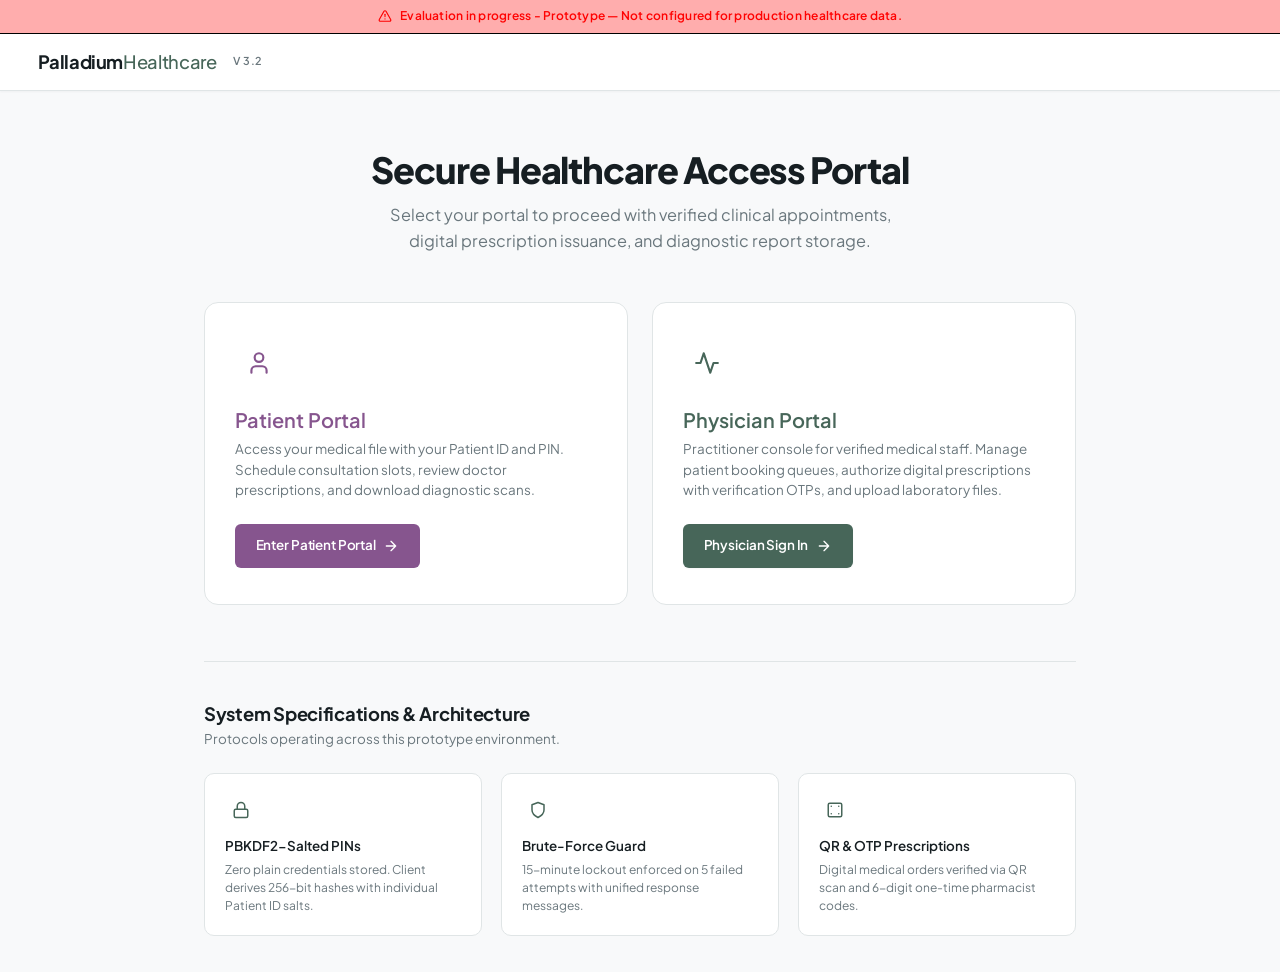
<file: index.html>
<!DOCTYPE html>
<html lang="en">
<head>
  <meta charset="UTF-8"/>
  <meta name="viewport" content="width=device-width, initial-scale=1.0"/>
  <title>HealthBridge — Clinical System Prototype</title>
  <link rel="stylesheet" href="css/index.css"/>
  <link rel="preconnect" href="https://fonts.googleapis.com"/>
  <link rel="preconnect" href="https://fonts.gstatic.com" crossorigin/>
  <link href="https://fonts.googleapis.com/css2?family=Plus+Jakarta+Sans:wght@400;500;600;700;800&family=Newsreader:ital,opsz,wght@0,6..72,400;0,6..72,600;1,6..72,400&display=swap" rel="stylesheet"/>
</head>
<body>

<!-- Notice Banner -->
<div class="proto-banner">
  <svg viewBox="0 0 24 24" fill="none" stroke="currentColor" stroke-width="2" stroke-linecap="round" stroke-linejoin="round">
    <path d="m21.73 18-8-14a2 2 0 0 0-3.48 0l-8 14A2 2 0 0 0 4 21h16a2 2 0 0 0 1.73-3Z"/>
    <line x1="12" y1="9" x2="12" y2="13"/>
    <line x1="12" y1="17" x2="12.01" y2="17"/>
  </svg>
  Evaluation in progress - Prototype —  Not configured for production healthcare data.
</div>

<!-- Main App Header -->
<header class="app-header">
  <a href="index.html" class="logo-brand">
    <div class="logo-icon">
      <svg viewBox="0 0 24 24" fill="none" stroke="currentColor" stroke-width="2.2" stroke-linecap="round" stroke-linejoin="round">
        <path d="M12 6v12m-6-6h12"/>
      </svg>
    </div>
    <div class="logo-text">Palladium<span>Healthcare</span></div>
    <span class="logo-badge">V 3.2</span>
  </a>
</header>

<!-- Main Container -->
<main class="page-wrapper" style="max-width:920px;padding-top:3.5rem">

  <!-- Hero Header -->
  <div style="text-align:center;margin-bottom:3rem">
    <h1 style="font-size:2.25rem;font-weight:800;letter-spacing:-0.03em;color:var(--brand-navy);margin-bottom:0.65rem">
      Secure Healthcare Access Portal
    </h1>
    <p style="color:var(--clr-muted);font-size:1.02rem;max-width:540px;margin:0 auto;line-height:1.6">
      Select your portal to proceed with verified clinical appointments, digital prescription issuance, and diagnostic report storage.
    </p>
  </div>

  <!-- Portals Choice Grid -->
  <div style="display:grid;grid-template-columns:repeat(auto-fit, minmax(280px, 1fr));gap:1.5rem;margin-bottom:3.5rem">

    <!-- Patient Portal Card -->
    <a href="pages/patient.html" class="portal-card card-patient">
      <div class="portal-icon">
        <svg viewBox="0 0 24 24" width="26" height="26" fill="none" stroke="currentColor" stroke-width="2" stroke-linecap="round" stroke-linejoin="round">
          <path d="M19 21v-2a4 4 0 0 0-4-4H9a4 4 0 0 0-4 4v2"/>
          <circle cx="12" cy="7" r="4"/>
        </svg>
      </div>
      <h3 style="color:var(--clr-patient-accent)">Patient Portal</h3>
      <p>
        Access your medical file with your Patient ID and PIN. Schedule consultation slots, review doctor prescriptions, and download diagnostic scans.
      </p>
      <span class="btn btn-patient" style="margin-top:auto">
        Enter Patient Portal
        <svg viewBox="0 0 24 24" fill="none" stroke="currentColor" stroke-width="2" stroke-linecap="round" stroke-linejoin="round">
          <path d="M5 12h14m-7-7 7 7-7 7"/>
        </svg>
      </span>
    </a>

    <!-- Doctor Portal Card -->
    <a href="pages/doctor.html" class="portal-card card-doctor">
      <div class="portal-icon">
        <svg viewBox="0 0 24 24" width="26" height="26" fill="none" stroke="currentColor" stroke-width="2" stroke-linecap="round" stroke-linejoin="round">
          <path d="M22 12h-4l-3 9L9 3l-3 9H2"/>
        </svg>
      </div>
      <h3 style="color:var(--clr-primary)">Physician Portal</h3>
      <p>
        Practitioner console for verified medical staff. Manage patient booking queues, authorize digital prescriptions with verification OTPs, and upload laboratory files.
      </p>
      <span class="btn btn-primary" style="margin-top:auto">
        Physician Sign In
        <svg viewBox="0 0 24 24" fill="none" stroke="currentColor" stroke-width="2" stroke-linecap="round" stroke-linejoin="round">
          <path d="M5 12h14m-7-7 7 7-7 7"/>
        </svg>
      </span>
    </a>

  </div>

  <!-- Technical Standards / Features Grid -->
  <section>
    <div style="border-top:1px solid var(--clr-border);padding-top:2.5rem;margin-bottom:1.5rem">
      <h2 style="font-size:1.15rem;font-weight:700;color:var(--brand-navy);margin-bottom:0.25rem">System Specifications & Architecture</h2>
      <p style="font-size:var(--text-sm);color:var(--clr-muted)">Protocols operating across this prototype environment.</p>
    </div>

    <div class="features-grid">
      <div class="feature-box">
        <div class="feature-box-icon">
          <svg viewBox="0 0 24 24" width="18" height="18" fill="none" stroke="currentColor" stroke-width="2" stroke-linecap="round" stroke-linejoin="round">
            <rect width="18" height="11" x="3" y="11" rx="2" ry="2"/>
            <path d="M7 11V7a5 5 0 0 1 10 0v4"/>
          </svg>
        </div>
        <h4>PBKDF2-Salted PINs</h4>
        <p>Zero plain credentials stored. Client derives 256-bit hashes with individual Patient ID salts.</p>
      </div>

      <div class="feature-box">
        <div class="feature-box-icon">
          <svg viewBox="0 0 24 24" width="18" height="18" fill="none" stroke="currentColor" stroke-width="2" stroke-linecap="round" stroke-linejoin="round">
            <path d="M12 22s8-4 8-10V5l-8-3-8 3v7c0 6 8 10 8 10"/>
          </svg>
        </div>
        <h4>Brute-Force Guard</h4>
        <p>15-minute lockout enforced on 5 failed attempts with unified response messages.</p>
      </div>

      <div class="feature-box">
        <div class="feature-box-icon">
          <svg viewBox="0 0 24 24" width="18" height="18" fill="none" stroke="currentColor" stroke-width="2" stroke-linecap="round" stroke-linejoin="round">
            <rect width="18" height="18" x="3" y="3" rx="2"/>
            <path d="M7 7h.01M17 7h.01M7 17h.01M17 17h.01"/>
          </svg>
        </div>
        <h4>QR & OTP Prescriptions</h4>
        <p>Digital medical orders verified via QR scan and 6-digit one-time pharmacist codes.</p>
      </div>


    </div>
  </section>

</main>

</body>
</html>
</file>
<file: css/index.css>
/* =============================================================
   HealthBridge Design System — index.css
   Used ONLY by index.html (Landing Page / Portal Selector)
   ============================================================= */

/* ---------- Google Fonts Import ---------- */
@import url('https://fonts.googleapis.com/css2?family=Newsreader:ital,opsz,wght@0,6..72,400;0,6..72,500;0,6..72,600;1,6..72,400&family=Plus+Jakarta+Sans:wght@400;500;600;700;800&family=JetBrains+Mono:wght@500;600&display=swap');

/* ---------- Reset & Box Sizing ---------- */
*, *::before, *::after {
  box-sizing: border-box;
  margin: 0;
  padding: 0;
}

/* ---------- Design Tokens ---------- */
:root {
  /* Brand / Mood */
  --brand-navy:       #161e22;
  --brand-navy-light: #202b30;
  --brand-navy-muted: #38464d;

  /* Primary Palette (Doctor / Clinical Focus: Sage Green - #567568) */
  --clr-primary:      #476659;
  --clr-primary-d:    #344e43;
  --clr-primary-subtle:#eef4f1;
  --clr-primary-glow:  rgba(86, 117, 104, 0.16);

  /* Patient Identity Accent (Amethyst Purple - #966B9D) */
  --clr-patient-accent:   #86558e;
  --clr-patient-d:        #6e4375;
  --clr-patient-subtle:   #f8f2f9;
  --clr-patient-border:   #d8bfde;

  /* Functional Status Accents */
  --clr-success:        #386653;
  --clr-success-subtle: #edf6f1;
  --clr-success-border: #b8decb;

  --clr-warning:        #c26e25;
  --clr-warning-subtle: #fdf6ee;
  --clr-warning-border: #f2b880;

  --clr-danger:         #b54848;
  --clr-danger-subtle:  #fdf2f2;
  --clr-danger-border:  #c98686;

  --clr-info:           #19647e;
  --clr-info-subtle:    #eef7f9;
  --clr-info-border:    #9ad4db;

  /* Neutrals & Surfaces */
  --clr-bg:             #f8f9fa;
  --clr-surface:        #ffffff;
  --clr-surface-alt:    #f0f3f3;
  --clr-border:         #e0e5e6;
  --clr-border-strong:  #c8d0d2;
  --clr-text:           #1b2427;
  --clr-text-secondary: #475459;
  --clr-muted:          #6a777d;
  --clr-muted-light:    #9ba7ac;

  /* Typography */
  --font-heading: 'Plus Jakarta Sans', system-ui, -apple-system, sans-serif;
  --font-body:    'Plus Jakarta Sans', system-ui, -apple-system, sans-serif;
  --font-serif:   'Newsreader', Georgia, serif;
  --font-mono:    'JetBrains Mono', monospace;

  /* Type Scale */
  --text-xs:    0.75rem;
  --text-sm:    0.84rem;
  --text-base:  0.935rem;
  --text-lg:    1.08rem;
  --text-xl:    1.25rem;
  --text-2xl:   1.5rem;
  --text-3xl:   1.875rem;
  --text-4xl:   2.25rem;

  /* Radii Scale */
  --radius-xs:  4px;
  --radius-sm:  6px;
  --radius:     10px;
  --radius-lg:  14px;
  --radius-xl:  20px;
  --radius-pill:9999px;

  /* Elevation / Shadows */
  --shadow-xs: 0 1px 2px rgba(15, 23, 42, 0.04);
  --shadow:    0 2px 8px -2px rgba(15, 23, 42, 0.06), 0 1px 3px rgba(15, 23, 42, 0.04);
  --shadow-md: 0 6px 16px -4px rgba(15, 23, 42, 0.08), 0 2px 6px -1px rgba(15, 23, 42, 0.04);
  --shadow-lg: 0 16px 32px -8px rgba(15, 23, 42, 0.10), 0 4px 12px -2px rgba(15, 23, 42, 0.04);

  /* Transitions */
  --ease: cubic-bezier(0.16, 1, 0.3, 1);
  --transition: 0.18s var(--ease);
}

/* Accessibility: Reduced Motion */
@media (prefers-reduced-motion: reduce) {
  *, *::before, *::after {
    animation-duration: 0.01ms !important;
    animation-iteration-count: 1 !important;
    transition-duration: 0.01ms !important;
    scroll-behavior: auto !important;
  }
}

/* ---------- Base Body ---------- */
body {
  font-family: var(--font-body);
  background-color: var(--clr-bg);
  color: var(--clr-text);
  min-height: 100vh;
  line-height: 1.55;
  font-size: var(--text-base);
  -webkit-font-smoothing: antialiased;
  -moz-osx-font-smoothing: grayscale;
}

/* Focus Outline System */
:focus-visible {
  outline: 2px solid var(--clr-primary);
  outline-offset: 2px;
}

/* ---------- Prototype Notice Banner ---------- */
.proto-banner {
  background-color: #ffadad;
  border-bottom: 1px solid #000000;
  color: #ff0202;
  font-size: var(--text-xs);
  font-weight: 600;
  letter-spacing: 0.02em;
  padding: 0.45rem 1rem;
  text-align: center;
  display: flex;
  align-items: center;
  justify-content: center;
  gap: 0.5rem;
  position: sticky;
  top: 0;
  z-index: 1000;
}
.proto-banner svg {
  width: 14px;
  height: 14px;
  flex-shrink: 0;
  stroke: #fd0000;
}

/* ---------- Shared App Header ---------- */
.app-header {
  background-color: var(--clr-surface);
  border-bottom: 1px solid var(--clr-border);
  padding: 0.85rem 1.75rem;
  display: flex;
  align-items: center;
  justify-content: space-between;
  gap: 1rem;
  position: sticky;
  top: 29px; /* under banner */
  z-index: 950;
  box-shadow: var(--shadow-xs);
}

.logo-brand {
  display: inline-flex;
  align-items: center;
  gap: 0.65rem;
  text-decoration: none;
  color: var(--brand-navy);
}

.logo-text {
  font-family: var(--font-heading);
  font-size: 1.15rem;
  font-weight: 700;
  letter-spacing: -0.02em;
  color: var(--brand-navy);
}
.logo-text span {
  color: var(--clr-primary);
  font-weight: 500;
}
.logo-badge {
  font-size: 0.68rem;
  font-weight: 600;
  letter-spacing: 0.06em;
  padding: 0.15rem 0.01rem;
  border-radius: var(--radius-pill);
  color: var(--clr-muted);
  margin-left: 0.35rem;
}

/* ---------- Layout Containers ---------- */
.page-wrapper {
  max-width: 1160px;
  margin: 0 auto;
  padding: 2.25rem 1.5rem;
}

/* ---------- Typography & Section Headers ---------- */
h1, h2, h3, h4, h5 {
  font-family: var(--font-heading);
  color: var(--brand-navy);
  line-height: 1.25;
}
h2 {
  font-size: 1.35rem;
  font-weight: 700;
  letter-spacing: -0.015em;
}
h3 {
  font-size: 1.08rem;
  font-weight: 600;
}

/* ---------- Buttons ---------- */
.btn {
  display: inline-flex;
  align-items: center;
  justify-content: center;
  gap: 0.45rem;
  padding: 0.65rem 1.25rem;
  border-radius: var(--radius-sm);
  font-size: var(--text-sm);
  font-weight: 600;
  letter-spacing: -0.01em;
  cursor: pointer;
  border: 1px solid transparent;
  text-decoration: none;
  font-family: var(--font-body);
  transition: all var(--transition);
  white-space: nowrap;
}
.btn svg {
  width: 16px;
  height: 16px;
  flex-shrink: 0;
}
.btn:disabled {
  opacity: 0.55;
  cursor: not-allowed;
  transform: none !important;
}

/* Button Variants */
.btn-primary {
  background-color: var(--clr-primary);
  color: #ffffff;
  box-shadow: var(--shadow-xs);
}
.btn-primary:hover:not(:disabled) {
  background-color: var(--clr-primary-d);
  box-shadow: var(--shadow);
}
.btn-primary:active:not(:disabled) {
  transform: translateY(1px);
}

.btn-patient {
  background-color: var(--clr-patient-accent);
  color: #ffffff;
}
.btn-patient:hover:not(:disabled) {
  background-color: var(--clr-patient-d, #6e4375);
}

/* ---------- Landing Page Hero Elements ---------- */
.portal-card {
  background: var(--clr-surface);
  border-radius: var(--radius-lg);
  border: 1px solid var(--clr-border);
  padding: 2.25rem 1.85rem;
  text-decoration: none;
  display: flex;
  flex-direction: column;
  align-items: flex-start;
  transition: transform var(--transition), box-shadow var(--transition), border-color var(--transition);
  position: relative;
  overflow: hidden;
}
.portal-card:hover {
  transform: translateY(-3px);
  box-shadow: var(--shadow-lg);
}
.portal-card.card-patient:hover {
  border-color: var(--clr-patient-accent);
}
.portal-card.card-doctor:hover {
  border-color: var(--clr-primary);
}
.portal-card .portal-icon {
  width: 48px;
  height: 48px;
  border-radius: var(--radius);
  display: flex;
  align-items: center;
  justify-content: center;
  margin-bottom: 1.25rem;
}
.portal-card.card-patient .portal-icon {
  color: var(--clr-patient-accent);
}
.portal-card.card-doctor .portal-icon {
  color: var(--clr-primary);
}
.portal-card h3 {
  font-size: 1.25rem;
  margin-bottom: 0.45rem;
}
.portal-card p {
  color: var(--clr-muted);
  font-size: var(--text-sm);
  line-height: 1.5;
  margin-bottom: 1.5rem;
}

/* Feature grid on landing page */
.features-grid {
  display: grid;
  grid-template-columns: repeat(auto-fit, minmax(220px, 1fr));
  gap: 1.15rem;
}
.feature-box {
  background: var(--clr-surface);
  border: 1px solid var(--clr-border);
  border-radius: var(--radius);
  padding: 1.25rem;
}
.feature-box-icon {
  width: 32px;
  height: 32px;
  border-radius: var(--radius-xs);
  display: flex;
  align-items: center;
  justify-content: center;
  color: var(--clr-primary);
  margin-bottom: 0.75rem;
}
.feature-box h4 {
  font-size: var(--text-sm);
  font-weight: 600;
  margin-bottom: 0.35rem;
}
.feature-box p {
  font-size: var(--text-xs);
  color: var(--clr-muted);
  line-height: 1.5;
}

/* ---------- Responsive Layouts ---------- */
@media (max-width: 640px) {
  .app-header {
    padding: 0.75rem 1rem;
  }
  .page-wrapper {
    padding: 1.25rem 0.85rem;
  }
}
</file>
